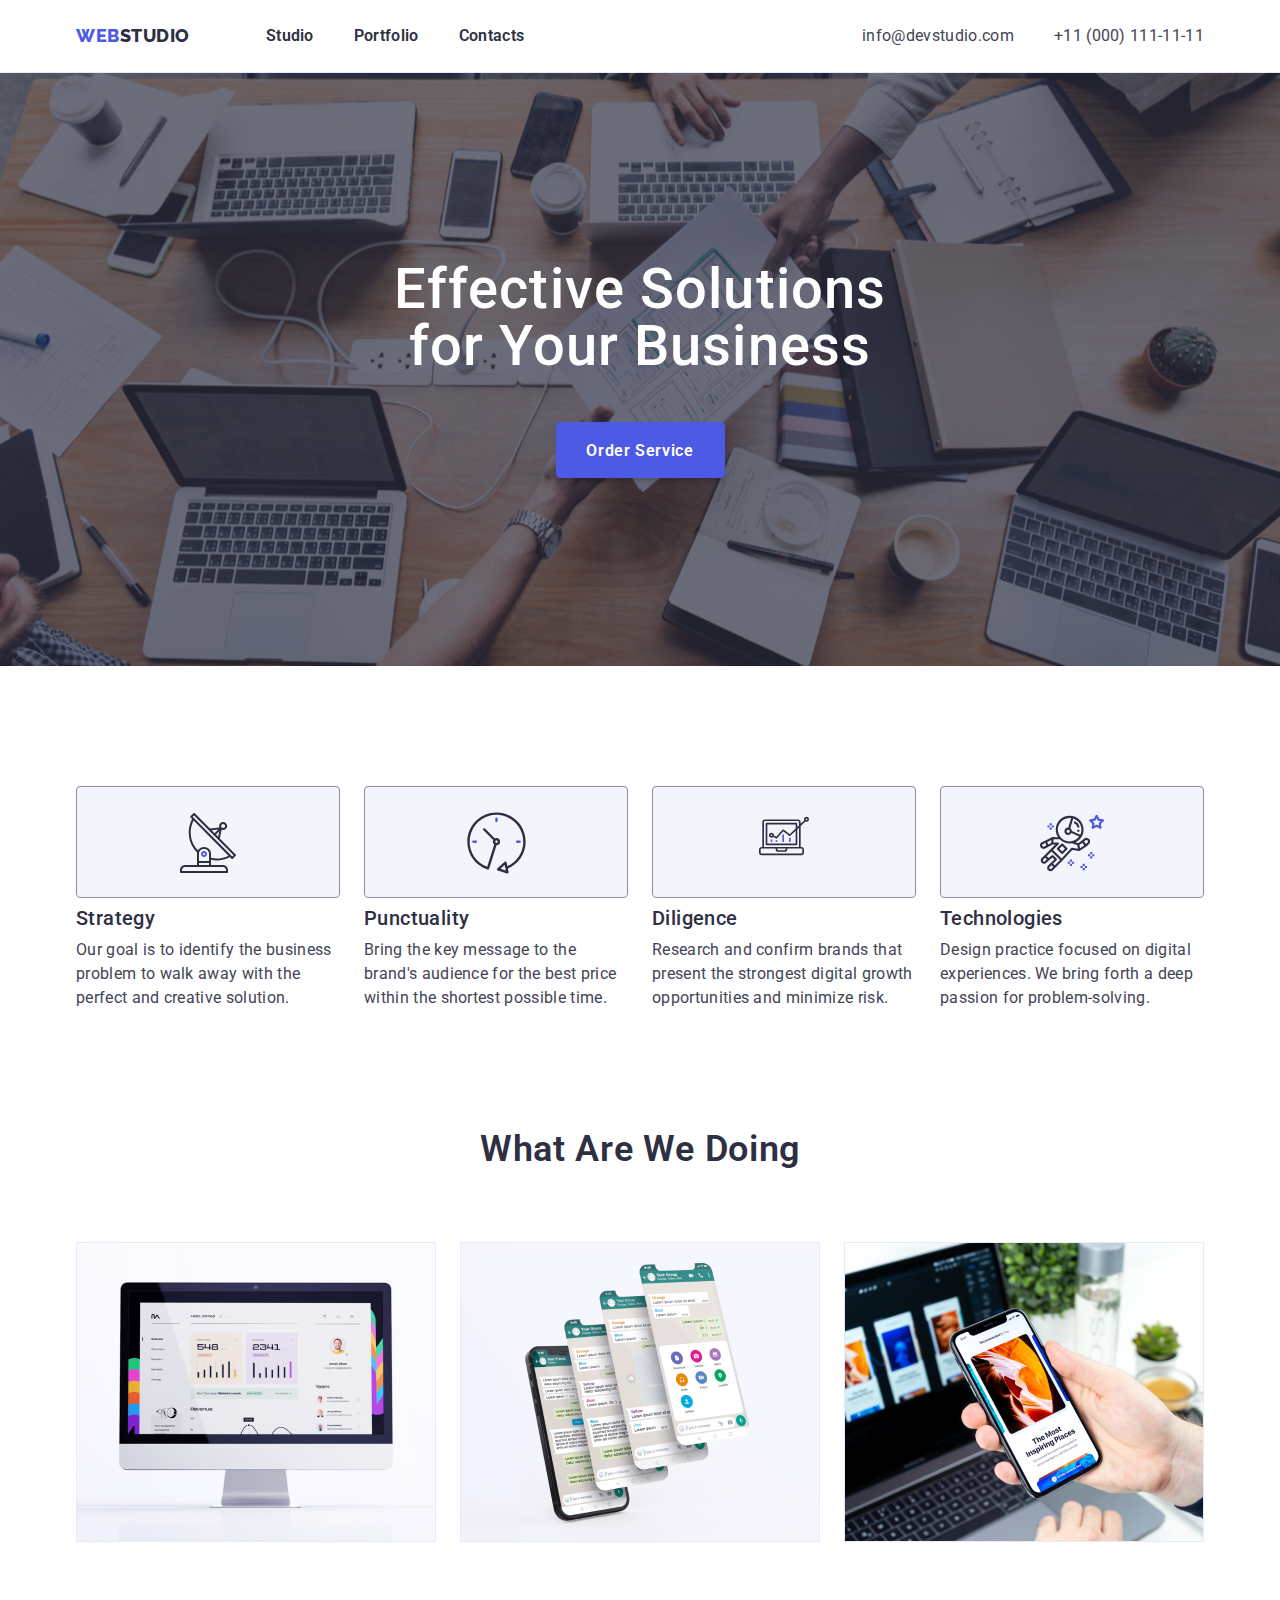
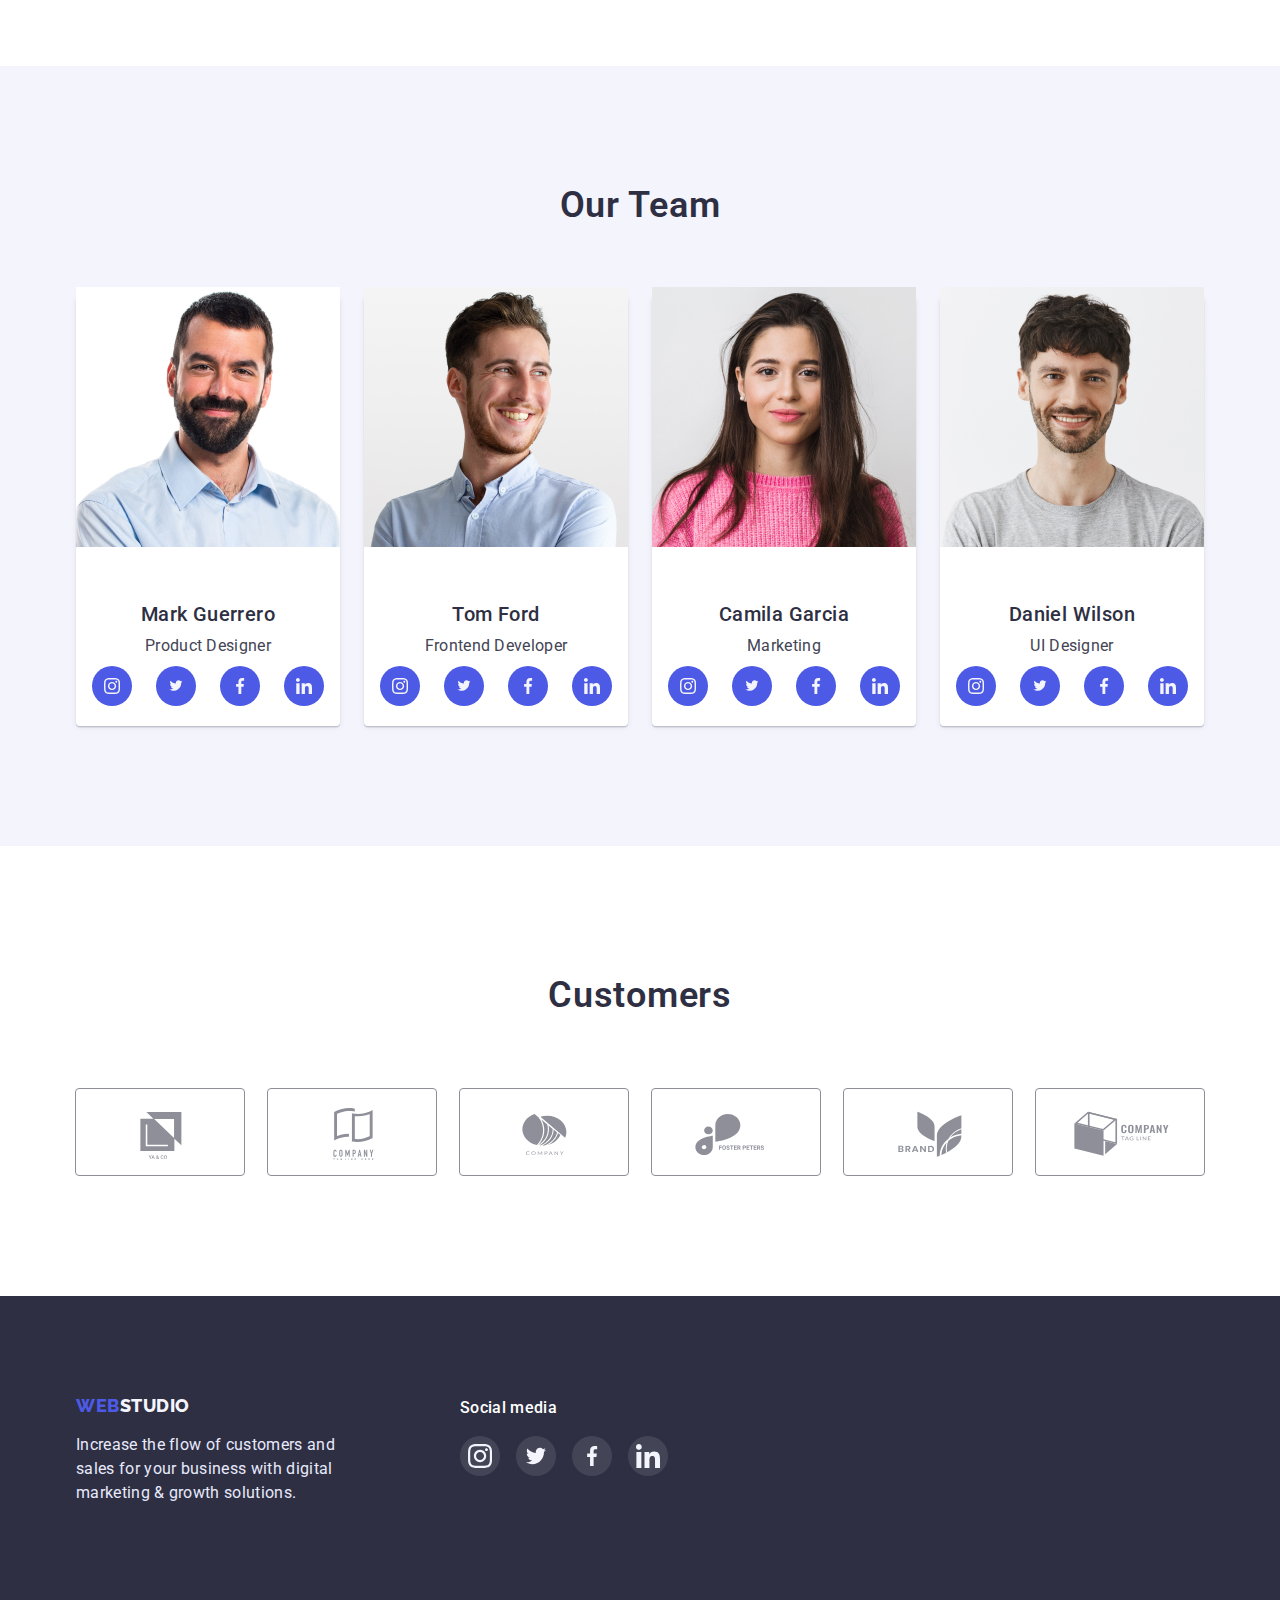
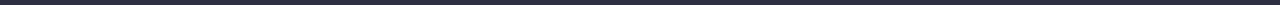
<file: index.html>
<!DOCTYPE html>
<html lang="en">
  <head>
    <meta charset="UTF-8" />
    <meta http-equiv="X-UA-Compatible" content="IE=edge" />
    <meta name="viewport" content="width=device-width, initial-scale=1.0" />
    <title>Document</title>
    <link
      href="https://fonts.googleapis.com/css2?family=Montserrat:wght@400;500;600&family=Raleway:wght@400;600;700;800&family=Roboto:wght@400;500;700;900&display=swap"
      rel="stylesheet"
    />
    <link rel="stylesheet" href="https://cdn.jsdelivr.net/npm/modern-normalize@1.1.0/modern-normalize.min.css">
    <link rel="stylesheet" href="./css/style.css">

  </head>
  <body>
    <!-- Хедер-->
    <header class="header-page">
      <!-- контейнер хедер -->
      <div class="container"> 
        <nav class="header-navigation">
            <a href="/" class="header-logo link">
              <span class="header-logo-web">WEB</span>
              STUDIO
            </a>

          <!-- фільтр -->
          <ul class="header-lists list">
            <li class="header-item">
              <a href="" class="header-link link">Studio</a>
            </li>
            <li class="header-item">
              <a href="portfolio.html" class="header-link link">Portfolio</a>
            </li>
            <li class="header-item">
              <a href="" class="header-link link">Contacts</a>
            </li>
          </ul>
        </nav>
        <!-- контакти тел+імейл -->
          <ul class="header-contacts list">
            <li class="header-contact-item">
              <a href="" class="header-contacts link">info@devstudio.com</a>
            </li>
            <li class="header-contact-item">
              <a href="" class="header-contacts link">+11 (000) 111-11-11</a>
            </li>
          </ul>
      </div>
      
    </header>
    
     <!-- Основна частина-->
    <main>
      <!-- Секція 1 з кнопкою-->
      <section class="page-button-order">
            <div class="container"> 
              <h1 class="page-button-title">Effective Solutions for Your Business</h1>
                <button type="button" class="page-button-order-service">Order Service</button>
            </div>
      </section>
      <!-- Секція 2 Принципи компанії-->
      <section class="principles">
        <div class="container">
          <ul class="principles-container list">
            <li class="principles-wrap">
              <div class="principles-icons-background"> 
                <svg class="principles-icons" Width="60" Height="64">
                  <use href="./image/symbol-defs.svg#icon-antenna-1"> 
                  </use>
                </svg>
              </div>
                <h2 class="title">Strategy</h2>
                <p class="text-title">
                  Our goal is to identify the business problem to walk away with the
                  perfect and creative solution.
                </p>
              
            </li>

            <li class="principles-wrap">
               <div class="principles-icons-background"> 
                  <svg class="principles-icons" Width="61" Height="64">
                    <use href="./image/symbol-defs.svg#icon-clock-1"> 
                    </use>
                  </svg>
               </div>
              <h3 class="title">Punctuality</h3>
              <p class="text-title">
                Bring the key message to the brand's audience for the best price
                within the shortest possible time.
              </p>
            </li>

            <li class="principles-wrap">
              <div class="principles-icons-background"> 
                  <svg class="principles-icons" Width="64" Height="50">
                    <use href="./image/symbol-defs.svg#icon-diagram-1"> 
                    </use>
                  </svg>
              </div>
              <h3 class="title">Diligence</h3>
              <p class="text-title">
                Research and confirm brands that present the strongest digital
                growth opportunities and minimize risk.
              </p>
            </li>

            <li class="principles-wrap">
               <div class="principles-icons-background"> 
                  <svg class="principles-icons" Width="64" Height="64">
                    <use href="./image/symbol-defs.svg#icon-astronaut-1"> 
                    </use>
                  </svg>
               </div>
              <h3 class="title">Technologies</h3>
              <p class="text-title">
                Design practice focused on digital experiences. We bring forth a
                deep passion for problem-solving.
              </p>
            </li>
          </ul>
        </div>  
      </section>

      <!-- Секція 3 Напрямки роботи компанії-->
      <section class="doing">
        <div class="container"> 
          <h2 class="title-section">What are we doing</h2>
          <ul class="doing-wrap list">
            <li>
              <img
                src="./image/image1.jpg"
                alt="computer"
                width="360"
                height="300"
              />
            </li>
            <li>
              <img
                src="./image/image2.jpg"
                alt="phone-group"
                width="360"
                height="300"
              />
            </li>
            <li>
              <img
                src="./image/image3.jpg"
                alt="phone-recommended"
                width="360"
                height="300"
              />
            </li>
          </ul>
        </div>
      </section>

      <!-- Секція 4 Команда компанії-->
      <section class="team">
        <div class="container"> 
            <h2 class="title-section">Our Team</h2>
            <ul class="team-wrap-list list">
              <li class="team-wrap list">
                <img
                  src="./image/Mark-Guerrero.jpg"
                  alt="photo-Mark-Guerrero"
                  width="264"
                  height="260"
                />
                  <div class="names-job">
                    <h3 class="name">Mark Guerrero</h3>
                    <p class="job">Product Designer</p>
                    <!-- список іконок svg -->
                    <ul class="team-contacts list">
                      <li class="team-contacts-item">
                        <a href="" class="team-contacts-link link"> 
                          <svg class="team-contacts-icons" Width="16" Height="16">
                            <use href="./image/symbol-defs.svg#icon-instagram-2"> 
                            </use>
                          </svg>
                        </a>
                      </li>

                      <li class="team-contacts-item">
                        <a href="" class="team-contacts-link link"> 
                          <svg class="team-contacts-icons" Width="16" Height="13">
                            <use href="./image/symbol-defs.svg#icon-twitter-1"> 
                            </use>
                          </svg>
                        </a>
                      </li>

                      <li class="team-contacts-item">
                        <a href="" class="team-contacts-link link"> 
                          <svg class="team-contacts-icons" Width="16" Height="16">
                            <use href="./image/symbol-defs.svg#icon-facebook-1"> 
                            </use>
                          </svg>
                        </a>
                      </li>

                      <li class="team-contacts-item">
                        <a href="" class="team-contacts-link link">
                          <svg class="team-contacts-icons" Width="16" Height="16">
                            <use href="./image/symbol-defs.svg#icon-linkedin-1"> 
                            </use>
                          </svg>
                        </a> 
                      </li>
                    </ul>
                </div>
              </li>

              <li class="team-wrap list">
                <img
                  src="./image/Tom-Ford.jpg"
                  alt="photo-Tom-Ford"
                  width="264"
                  height="260"
                />
                    
                 <div class="names-job">
                    <h3 class="name">Tom Ford</h3>
                    <p class="job">Frontend Developer</p>
                    <!-- список іконок svg -->
                    <ul class="team-contacts list">
                      <li class="team-contacts-item">
                        <a href="" class="team-contacts-link link"> 
                          <svg class="team-contacts-icons" Width="16" Height="16">
                            <use href="./image/symbol-defs.svg#icon-instagram-2"> 
                            </use>
                          </svg>
                        </a>
                      </li>

                      <li class="team-contacts-item">
                        <a href="" class="team-contacts-link link"> 
                          <svg class="team-contacts-icons" Width="16" Height="13">
                            <use href="./image/symbol-defs.svg#icon-twitter-1"> 
                            </use>
                          </svg>
                        </a>
                      </li>

                      <li class="team-contacts-item">
                        <a href="" class="team-contacts-link link"> 
                          <svg class="team-contacts-icons" Width="16" Height="16">
                            <use href="./image/symbol-defs.svg#icon-facebook-1"> 
                            </use>
                          </svg>
                        </a>
                      </li>

                      <li class="team-contacts-item">
                        <a href="" class="team-contacts-link link">
                          <svg class="team-contacts-icons" Width="16" Height="16">
                            <use href="./image/symbol-defs.svg#icon-linkedin-1"> 
                            </use>
                          </svg>
                        </a> 
                      </li>
                    </ul>
                  </div>
              </li>

              <li class="team-wrap list">
                <img
                  src="./image/Camila-Garcia.jpg"
                  alt="photo-Camila-Garcia"
                  width="264"
                  height="260"
                />
                   <div class="names-job">
                      <h3 class="name">Camila Garcia</h3>
                      <p class="job">Marketing</p>
                    <!-- список іконок svg -->
                    <ul class="team-contacts list">
                      <li class="team-contacts-item">
                        <a href="" class="team-contacts-link link"> 
                          <svg class="team-contacts-icons" Width="16" Height="16">
                            <use href="./image/symbol-defs.svg#icon-instagram-2"> 
                            </use>
                          </svg>
                        </a>
                      </li>

                      <li class="team-contacts-item">
                        <a href="" class="team-contacts-link link"> 
                          <svg class="team-contacts-icons" Width="16" Height="13">
                            <use href="./image/symbol-defs.svg#icon-twitter-1"> 
                            </use>
                          </svg>
                        </a>
                      </li>

                      <li class="team-contacts-item">
                        <a href="" class="team-contacts-link link"> 
                          <svg class="team-contacts-icons" Width="16" Height="16">
                            <use href="./image/symbol-defs.svg#icon-facebook-1"> 
                            </use>
                          </svg>
                        </a>
                      </li>

                      <li class="team-contacts-item">
                        <a href="" class="team-contacts-link link">
                          <svg class="team-contacts-icons" Width="16" Height="16">
                            <use href="./image/symbol-defs.svg#icon-linkedin-1"> 
                            </use>
                          </svg>
                        </a> 
                      </li>
                    </ul>
                   </div>
              </li>

              <li class="team-wrap list">
                <img
                  src="./image/Daniel-Wilson.jpg"
                  alt="photo-Daniel-Wilson"
                  width="264"
                  height="260"
                />
                    <div class="names-job">
                      <h3 class="name">Daniel Wilson</h3>
                      <p class="job">UI Designer</p>

                    <!-- список іконок svg -->
                    <ul class="team-contacts list">
                      <li class="team-contacts-item">
                        <a href="" class="team-contacts-link link"> 
                          <svg class="team-contacts-icons" Width="16" Height="16">
                            <use href="./image/symbol-defs.svg#icon-instagram-2"> 
                            </use>
                          </svg>
                        </a>
                      </li>

                      <li class="team-contacts-item">
                        <a href="" class="team-contacts-link link"> 
                          <svg class="team-contacts-icons" Width="16" Height="13">
                            <use href="./image/symbol-defs.svg#icon-twitter-1"> 
                            </use>
                          </svg>
                        </a>
                      </li>

                      <li class="team-contacts-item">
                        <a href="" class="team-contacts-link link"> 
                          <svg class="team-contacts-icons" Width="16" Height="16">
                            <use href="./image/symbol-defs.svg#icon-facebook-1"> 
                            </use>
                          </svg>
                        </a>
                      </li>

                      <li class="team-contacts-item">
                        <a href="" class="team-contacts-link link">
                          <svg class="team-contacts-icons" Width="16" Height="16">
                            <use href="./image/symbol-defs.svg#icon-linkedin-1"> 
                            </use>
                          </svg>
                        </a> 
                      </li>
                    </ul>
                    </div>
              </li>
            </ul>

          </div>
      </section>


            <!-- Секція 5 Список клієнтів-->
            <section class="customers">
              <div class="container"> 
                  <h2 class="title-section">Customers</h2>
                  <ul class="customers-wrap-list list">
                      <li class="customers-icon list">
                         <a href="" class="customers-icon-link link"> 
                            <svg class="principles-icons" Width="104" Height="56">
                              <use href="./image/symbol-defs.svg#icon-Logo-1"> 
                              </use>
                            </svg>
                        </a>
                      </li>

                      <li class="customers-icon list">
                          <a href="" class="customers-icon-link link">
                            <svg class="principles-icons" Width="104" Height="56">
                              <use href="./image/symbol-defs.svg#icon-Logo-1-1"> 
                              </use>
                            </svg>
                         </a>
                      </li> 

                      <li class="customers-icon list">
                         <a href="" class="customers-icon-link link">
                            <svg class="principles-icons" Width="104" Height="56">
                              <use href="./image/symbol-defs.svg#icon-Logo-2-1"> 
                              </use>
                            </svg>
                         </a>
                      </li>

                      <li class="customers-icon list">
                          <a href="" class="customers-icon-link link">
                            <svg class="principles-icons" Width="104" Height="56">
                              <use href="./image/symbol-defs.svg#icon-Logo-3-1"> 
                              </use>
                            </svg>
                          </a>
                      </li>

                      <li class="customers-icon list">
                         <a href="" class="customers-icon-link link">
                            <svg class="principles-icons" Width="104" Height="56">
                              <use href="./image/symbol-defs.svg#icon-Logo-4-1"> 
                              </use>
                            </svg>
                          </a>
                      </li>

                      <li class="customers-icon list">
                          <a href="" class="customers-icon-link link">
                              <svg class="principles-icons" width="104" height="56">
                                <use href="./image/symbol-defs.svg#icon-Logo-5-1"> 
                                </use>
                              </svg>
                          </a>
                      </li>
                  </ul>
                </div>
            </section>
    </main>
    <!-- Футер (підвал)-->
    <footer class="footer-page">
      <div class="container"> 
          <div class="wrap-footer-logo"> 
            <a href="/" class="footer-logo link">
              <span class="footer-logo-web">WEB</span>
              STUDIO
            </a>
            <p class="text-fotter">
              Increase the flow of customers and sales for your business with digital
              marketing & growth solutions.
            </p>
          </div>

          <div class="wrap-icon-text-fotter"> 
            <h3 class="icon-text-fotter">Social media</h3>
            <ul class="icon-fotter-list list">
                <li class="icon-fotter-item">
                  <a href="" class="icon-fotter-link link"> 
                    <svg class="icon-fotter-icons" Width="24" Height="24">
                      <use href="./image/symbol-defs.svg#icon-instagram-2"> 
                      </use>
                    </svg>
                  </a>
                </li>

                <li class="icon-fotter-item">
                  <a href="" class="icon-fotter-link link"> 
                    <svg class="icon-fotter-icons" Width="24" Height="20">
                      <use href="./image/symbol-defs.svg#icon-twitter-1"> 
                      </use>
                    </svg>
                  </a>
                </li>

                <li class="icon-fotter-item">
                  <a href="" class="icon-fotter-link link"> 
                    <svg class="icon-fotter-icons" Width="20" Height="24">
                      <use href="./image/symbol-defs.svg#icon-facebook-1"> 
                      </use>
                    </svg>
                  </a>
                </li>

                <li class="icon-fotter-item">
                  <a href="" class="icon-fotter-link link"> 
                    <svg class="icon-fotter-icons" Width="24" Height="24">
                      <use href="./image/symbol-defs.svg#icon-linkedin-1"> 
                      </use>
                    </svg>
                  </a>
                </li>
            </ul>
          </div>
      </div>
    </footer>

  </body>
</html>
</file>
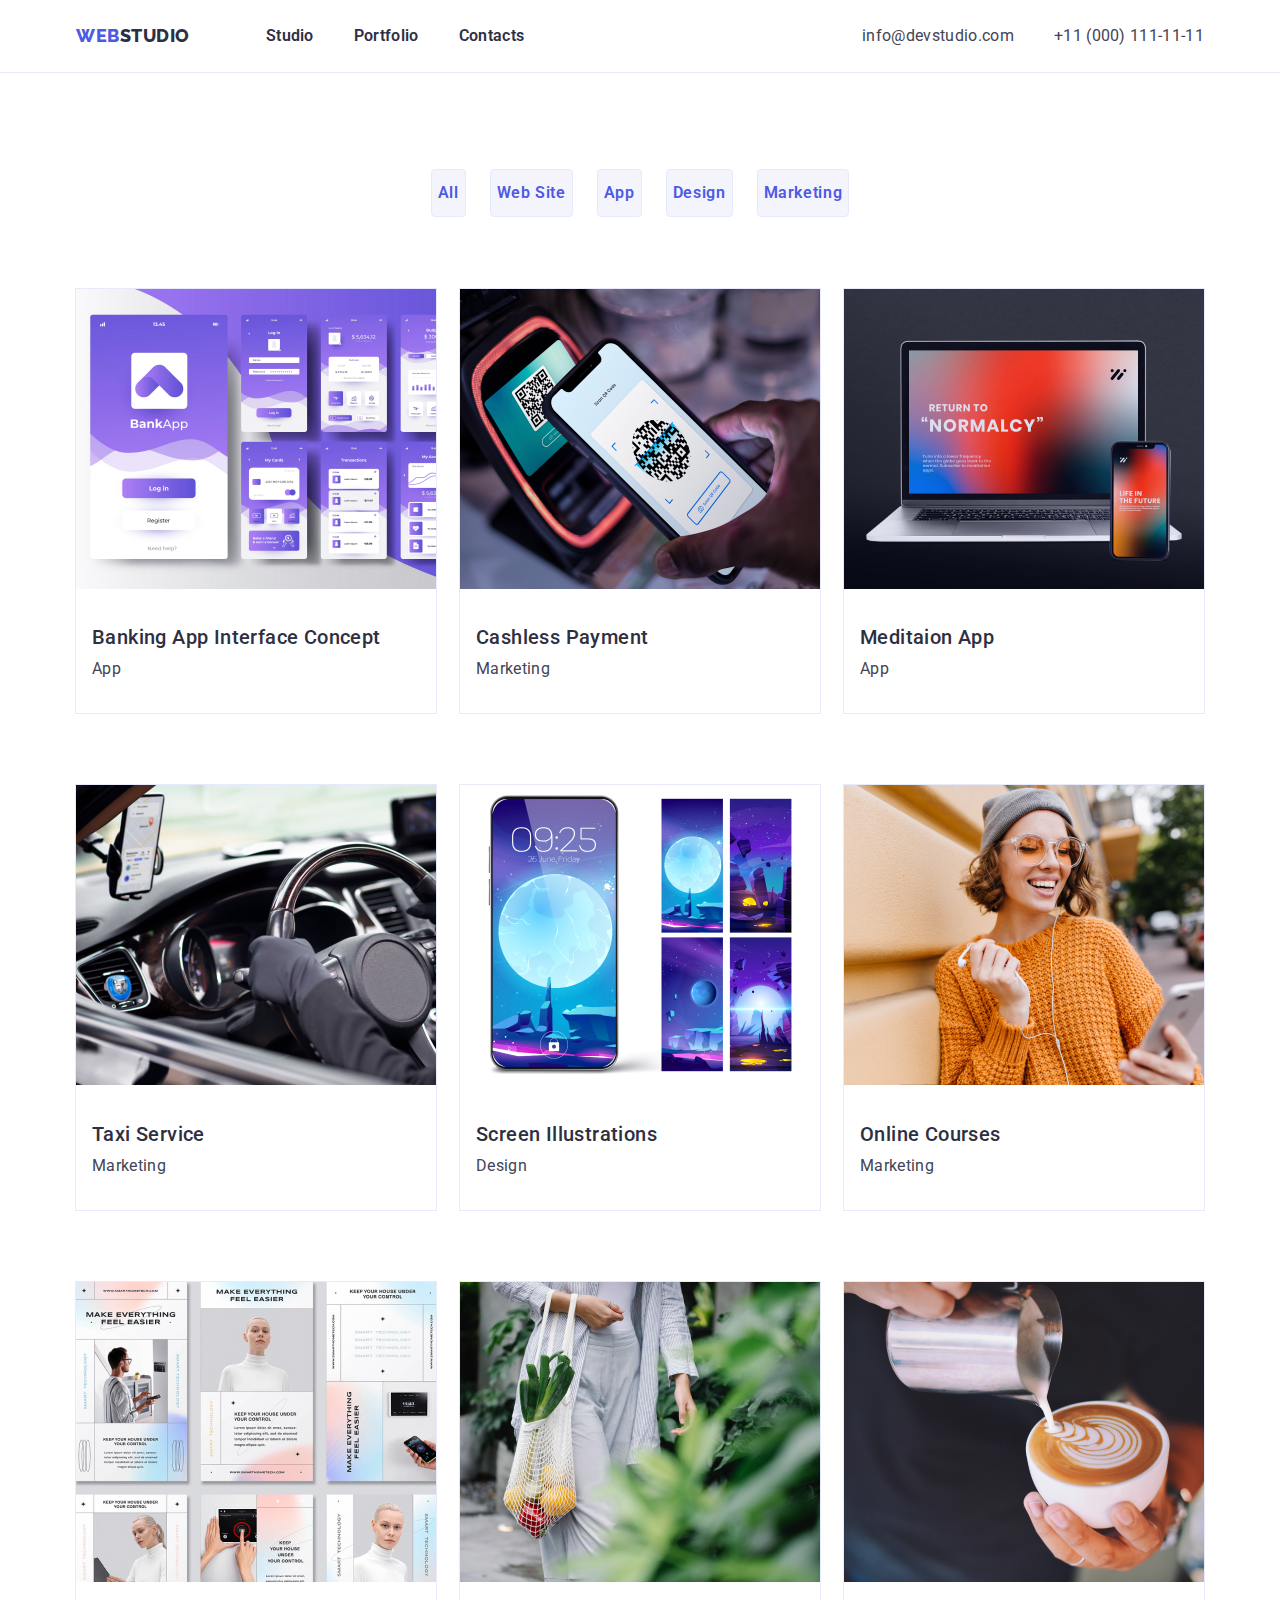
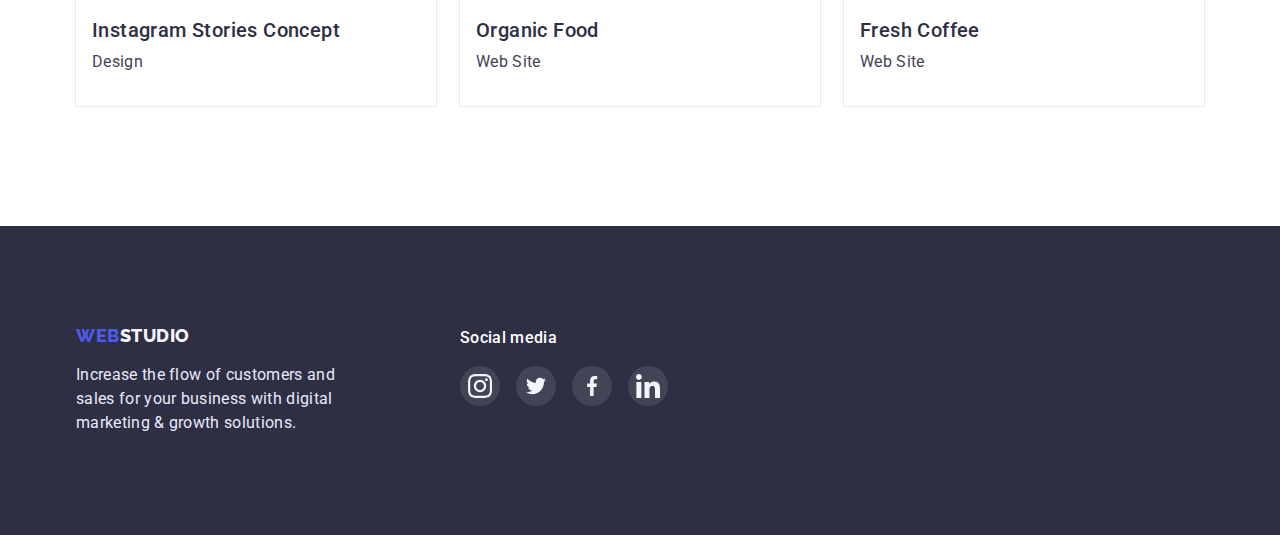
<file: portfolio.html>
<!DOCTYPE html>
<html lang="en">
  <head>
    <meta charset="UTF-8" />
    <meta http-equiv="X-UA-Compatible" content="IE=edge" />
    <meta name="viewport" content="width=device-width, initial-scale=1.0" />
    <title>Document</title>
    <link
      href="https://fonts.googleapis.com/css2?family=Montserrat:wght@400;500;600&family=Raleway:wght@400;600;700;800&family=Roboto:wght@400;500;700;900&display=swap"
      rel="stylesheet"
    />
    <link rel="stylesheet" href="https://cdn.jsdelivr.net/npm/modern-normalize@1.1.0/modern-normalize.min.css">
    <link rel="stylesheet" href="./css/style.css"/>
  </head>
  <body class="body">
    <!-- Шапка -->
    <header class="header-page">
      <!-- контейнер хедер -->
      <div class="container"> 
          <nav class="header-navigation">
            <a href="/" class="header-logo link">
              <span class="header-logo-web">WEB</span>
              STUDIO
            </a>
          <!-- фільтр студія, портфоліо, контакти-->
                <ul class="header-lists list">
            <li class="header-item">
              <a href="index.html" class="header-link link">Studio</a>
            </li>
            <li class="header-item">
              <a href="portfolio.html" class="header-link link">Portfolio</a>
            </li>
            <li class="header-item">
              <a href="" class="header-link link">Contacts</a>
            </li>
          </ul>
        </nav>
        <!-- контакти тел+імейл -->
        <ul class="header-contacts list">
          <li class="header-contact-item">
            <a href="" class="header-contacts link">info@devstudio.com</a>
          </li>
          <li class="header-contact-item">
            <a href="" class="header-contacts link">+11 (000) 111-11-11</a>
          </li>
        </ul>
      </div>
    </header>
    <!-- Основна частина-->
    <main>

      <!-- Секція 1 портфоліо-->
      <section class="portfolio-container">
        <div class="container"> 
            <ul class="button-container list">
              <li class="button-item">
                <button type="button" class="button-name">All</button>
              </li>
              <li class="button-item">
                <button type="button" class="button-name">Web Site</button>
              </li>
              <li class="button-item">
                <button type="button" class="button-name">App</button>
              </li>
              <li class="button-item">
                <button type="button" class="button-name">Design</button>
              </li>
              <li class="button-item">
                <button type="button" class="button-name">Marketing</button>
              </li>
            </ul>
          <!-- зображення 9 шт -->

                <ul class="portfolio list">
                  <!-- фото 1 банківський додаток -->
                        <div class="portfolio-wrap">
                          <li class="portfolio-photo">
                            <a href="" class="link">
                              <img
                                src="./image.portfolio/Banking-App.jpg"
                                alt="photo banking app"
                                width="360"
                                height="300"
                              />
                                <div class="portfolio-title-text"> 
                                  <h2 class="portfolio-title">
                                    Banking App Interface Concept
                                  </h2>
                                  <p class="portfolio-text">App</p>
                                </div>
                            </a>
                          </li>
                        </div>

                      <!-- фото 2 безготівковий розрахунок -->
                      <li class="portfolio-photo">
                        <a href="" class="link">
                          <img
                            src="./image.portfolio/Cashless-Payment.jpg"
                            alt="photo Cashless Payment"
                            width="360"
                            height="300"
                          />
                           <div class="portfolio-title-text"> 
                              <h2 class="portfolio-title">Cashless Payment</h2>
                              <p class="portfolio-text">Marketing</p>
                           </div>
                        </a>
                      </li>

                      <!-- фото 3 додаток медитація -->
                      <li class="portfolio-photo">
                        <a href="" class="link">
                          <img
                            src="./image.portfolio/Meditaion-App.jpg"
                            alt="photo Meditaion App"
                            width="360"
                            height="300"
                          />
                            <div class="portfolio-title-text"> 
                              <h2 class="portfolio-title">Meditaion App</h2>
                              <p class="portfolio-text">App</p>
                            </div>
                        </a>
                      </li>

                      <!-- фото 4 сервіс таксі -->
                      <li class="portfolio-photo">
                        <a href="" class="link">
                          <img
                            src="./image.portfolio/Taxi-Service.jpg"
                            alt="photo Taxi Service"
                            width="360"
                            height="300"
                          />
                            <div class="portfolio-title-text"> 
                              <h2 class="portfolio-title">Taxi Service</h2>
                              <p class="portfolio-text">Marketing</p>
                            </div>
                        </a>
                      </li>

                      <!-- фото 5 ілюстраціїї екрану -->
                      <li class="portfolio-photo">
                        <a href="" class="link">
                          <img
                            src="./image.portfolio/Screen-Illustrations.jpg"
                            alt="photo Screen Illustrations"
                            width="360"
                            height="300"
                          />
                            <div class="portfolio-title-text">  
                              <h2 class="portfolio-title">Screen Illustrations</h2>
                              <p class="portfolio-text">Design</p>
                            </div>
                        </a>
                      </li>

                      <!-- фото 6 онлайн курси -->
                      <li class="portfolio-photo">
                        <a href="" class="link">
                          <img
                            src="./image.portfolio/Online-Courses.jpg"
                            alt="photo Online Courses"
                            width="360"
                            height="300"
                          />
                            <div class="portfolio-title-text"> 
                              <h2 class="portfolio-title">Online Courses</h2>
                              <p class="portfolio-text">Marketing</p>
                            </div>
                        </a>
                      </li>

                      <!-- фото 7 інстаграм сторіс -->
                      <li class="portfolio-photo">
                        <a href="" class="link">
                          <img
                            src="./image.portfolio/Instagram-Stories-Concept.jpg"
                            alt="photo Instagram Stories Concept"
                            width="360"
                            height="300"
                          />
                            <div class="portfolio-title-text"> 
                              <h2 class="portfolio-title">
                                Instagram Stories Concept</h2>
                              <p class="portfolio-text">Design</p>
                            </div>
                        </a>
                      </li>

                      <!-- фото 8 органічна їжа -->
                      <li class="portfolio-photo">
                        <a href="" class="link">
                          <img
                            src="./image.portfolio/Organic-Food.jpg"
                            alt="photo Organic Food"
                            width="360"
                            height="300"
                          />
                              <div class="portfolio-title-text"> 
                                <h2 class="portfolio-title">Organic Food</h2>
                                <p class="portfolio-text">Web Site</p>
                              </div>
                        </a>
                      </li>

                      <!-- фото 9 свіжа кава-->
                      <li class="portfolio-photo">
                        <a href="" class="link">
                          <img
                            src="./image.portfolio/Fresh-Coffee.jpg"
                            alt="photo Fresh Coffee"
                            width="360"
                            height="300"
                          />
                            <div class="portfolio-title-text"> 
                              <h2 class="portfolio-title">Fresh Coffee</h2>
                              <p class="portfolio-text">Web Site</p>
                            </div>
                        </a>
                      </li>

                </ul>
      </section>
    </main>

        <!-- Футер (підвал)-->
        <footer class="footer-page">
          <div class="container"> 
              <div class="wrap-footer-logo"> 
                <a href="/" class="footer-logo link">
                  <span class="footer-logo-web">WEB</span>
                  STUDIO
                </a>
                <p class="text-fotter">
                  Increase the flow of customers and sales for your business with digital
                  marketing & growth solutions.
                </p>
              </div>
    
              <div class="wrap-icon-text-fotter"> 
                <h3 class="icon-text-fotter">Social media</h3>
                <ul class="icon-fotter-list list">
                    <li class="icon-fotter-item">
                      <a href="" class="icon-fotter-link link"> 
                        <svg class="icon-fotter-icons" Width="24" Height="24">
                          <use href="./image/symbol-defs.svg#icon-instagram-2"> 
                          </use>
                        </svg>
                      </a>
                    </li>
    
                    <li class="icon-fotter-item">
                      <a href="" class="icon-fotter-link link"> 
                        <svg class="icon-fotter-icons" Width="24" Height="20">
                          <use href="./image/symbol-defs.svg#icon-twitter-1"> 
                          </use>
                        </svg>
                      </a>
                    </li>
    
                    <li class="icon-fotter-item">
                      <a href="" class="icon-fotter-link link"> 
                        <svg class="icon-fotter-icons" Width="20" Height="24">
                          <use href="./image/symbol-defs.svg#icon-facebook-1"> 
                          </use>
                        </svg>
                      </a>
                    </li>
    
                    <li class="icon-fotter-item">
                      <a href="" class="icon-fotter-link link"> 
                        <svg class="icon-fotter-icons" Width="24" Height="24">
                          <use href="./image/symbol-defs.svg#icon-linkedin-1"> 
                          </use>
                        </svg>
                      </a>
                    </li>
                </ul>
              </div>
          </div>
        </footer>
  </body>
</html>
</file>
<file: css/style.css>
body 
{font-family: Roboto, sans-serif;}

.list {
    list-style: none;
}
.link {
    text-decoration: none;
}
/* скидаємо відступи */
ul, 
li {
    margin: 0;
    padding-left: 0;
}

h1, h2, h3, p {
    margin: 0;
}

/* HEADER */
/* 1-а сторінка Основна частина*/
/* 1-а сторінка, Секція 1 з кнопкою- */

/* обмежено межі фону через селектор батька */
.page-button-order {
    background-color: #2E2F42;
    padding-top: 188px;
    padding-bottom: 188px;
    background-image: linear-gradient(
    rgba(46, 47, 66, 0.7),
    rgba(46, 47, 66, 0.7)
    ),
    url('../image/people-office\ 1.jpg');
    background-repeat: no-repeat;
    background-position: center;
    background-size: cover;
    max-width: 1440px;
    margin: 0 auto;

   /* невпевнена */
    
    background-size: 1440px;
} 

.page-button-order-service  {
    font-family: inherit;
    font-weight: 600;
    font-size: 16px;
    line-height: 1.19em;
    display: block;
    align-items: center; 
    letter-spacing: 0.04em;
    color: #FFFFFF;
    background: #4D5AE5;
    box-shadow: 0px 4px 4px rgba(0, 0, 0, 0.15);
    width: 169px;
    height: 56px;
    align-items: center;
    justify-content: center;
    margin: 0 auto;
    border-radius: 4px;
    border: 1px solid #4D5AE5;
}

.page-button-order-service:hover {
    color: #4D5AE5;
    background: #F4F4FD;   
}
.page-button-order-service:focus {
    color: #4D5AE5;
    background: #F4F4FD;
}
.page-button-title {
    font-family: inherit;
    font-weight: 500;
    font-size: 56px;
    line-height: 1.01em;
    letter-spacing: 0.02em;
    color: #FFFFFF;
    margin-bottom: 48px;
    max-width: 494px;
    text-align: center;
    margin: 0 auto;
    margin-bottom: 48px;
}

.header-logo-web {
    font-family: 'Raleway';
    font-weight: 800;
    font-size: 18px;
    line-height: 1.33;
    display: flex;
    align-items: center;
    letter-spacing: 0.03em;
    text-transform: uppercase;
    color: #4D5AE5; 
}
.header-logo {
    font-family: 'Raleway';
    font-weight: 800;
    font-size: 18px;
    line-height: 1.33;
    display: flex;
    align-items: center;
    letter-spacing: 0.03em;
    text-transform: uppercase;
    color: #2E2F42;
    margin-right: 76px;
}
/* Оформлення слів Studio Portfolio Contacts*/
.header-link {
    font-family: inherit;
    font-weight: 600;
    font-size: 16px;
    line-height: 1.5;
    display: flex;
    align-items: center;
    letter-spacing: 0.02em;
    color: #2E2F42;
    padding-bottom: 24px;
    padding-top: 24px; 
}

.header-link:hover {
    color: #4D5AE5;
}

.header-link:focus {
    color: #4D5AE5;
}

/* оформлення контактыв та кнопок меню в рядок */
.header-lists {
    display: flex;
    align-items: center;
    gap: 40px;
}

.header-navigation {
    display: flex;
    align-items: center;
    margin-right: auto;
}

/* селектор нащадка - застосувати до класу контейнер, який міститься в класі хедер-пейдж */
.header-page>.container {
    display: flex;
    align-items: center;
}

/* Оформлення телефону та імейл*/

.header-contacts {
    font-family: inherit;
    font-weight: 400;
    font-size: 16px;
    line-height: 1.5;
    letter-spacing: 0.02em;
    display: flex;
    align-items: center;
    color:#434455;
    gap: 40px;
}
/* 1-а сторінка, 
Секція 2 Принципи компанії */

.principles-container {
    gap: 24px;
}
.principles-wrap {
    width: 264px;
}

.principles-icons-background {
    width: 264px;
    height: 112px;
    background: #F4F4FD;
    border-radius: 4px;
    display: block;
    margin-bottom: 8px;
    text-align: center;
    padding-top: 24px;
    border: 1px solid #8E8F99;
} 

.principles {
    padding-top: 120px;
    padding-bottom: 120px;
}
.title {
    font-family: inherit;
    font-weight: 500;
    font-size: 20px;
    line-height: 24px;
    letter-spacing: 0.02em;
    color: #2E2F42;
}

.team {
    padding-bottom: 120px;
    padding-top: 120px;
    background: #F4F4FD;
}
.text-title {
    font-family: inherit;
    font-weight: 400;
    font-size: 16px;
    line-height: 1.5em;
    letter-spacing: 0.02em;
    color: #434455;
    margin-top: 8px;
}

/* 1-а сторінка заголовки секцій 
наша робота, наша команда*/
.title-section {
    font-family: inherit;
    font-weight: 600;
    font-size: 36px;
    line-height: 1.11em;
    text-align: center;
    letter-spacing: 0.02em;
    text-transform: capitalize;
    color: #2E2F42;
    margin-bottom: 72px;
}
/* ставимо картинки в ряд */

 .list { 
    display: flex;
}


/* 1-а сторінка, 
Секція 4 Команда компанії
імена, професія */
.team-wrap-list {
display: flex;
gap: 24px;
}
.team-wrap {
    background-color: #FFFFFF;
    display: flex;
    flex-direction: column;
    align-items: center;
    justify-content: center;
    width: 264px;
    height: 428px;
    gap: 24px;
    box-shadow: 
    0px 1px 6px rgba(46, 47, 66, 0.08), 
    0px 1px 1px rgba(46, 47, 66, 0.16), 
    0px 2px 1px rgba(46, 47, 66, 0.08);
    border-radius: 0px 0px 4px 4px;
}
.names-job {
    margin-top: 32px;
    padding-bottom: 32px;
}
.name {
    font-family: inherit;
    font-weight: 500;
    font-size: 20px;
    line-height: 1,2em;
    text-align: center;
    letter-spacing: 0.02em;
    color: #2E2F42;
    margin-bottom: 8px;
}
.job {
    font-family: inherit;
    font-weight: 400;
    font-size: 16px;
    line-height: 1.5em;
    text-align: center;
    letter-spacing: 0.02em;
    color: #434455;
}

.doing {
padding-bottom: 120px; 
}

.doing-wrap {
    gap: 24px;
}

/* <!-- список іконок svg --> */
.team-contacts {
display: flex;
justify-content: center;
gap: 24px;
}

/* елементи в списку контактів */
.team-contacts-item {
width: 40px;
height: 40px;
margin-top: 8px;
}
/* посилання на іконки */
.team-contacts-link {
    width: 100%;
    height: 100%;
    background-color: #4D5AE5;
    border-radius: 50%;
    display: flex;
    align-items: center;
    justify-content: center;
} 

/* 1-а сторінка, 
Секція 5 Клієнти компанії
імена, професія */
.customers {
    padding-bottom: 120px;
    padding-top: 130px; 
}

.customers-wrap-list{
display: flex;
gap: 24px;
}

.customers-icon {

    width: 168px;
    height: 88px;
    box-sizing: border-box;
    justify-content: center;
    text-align: center;
}
.customers-icon-link {
    justify-content: center;
    text-align: center;
    padding-top: 16px;
    padding-bottom: 16px;
    padding-left: 32px;
    padding-right: 32px;
    border: 1px solid #8E8F99;
    border-radius: 4px;}

.customers-wrap-list:not(:last-child) {
    margin-right: 24px;
}

.customers-icon-link:hover{
    border-color: #4D5AE5;
}

.customers-icon-link:focus{
    border-color: #4D5AE5;
}

.principles-icons{
    fill: #8E8F99;
}
.customers-icon-link:hover .principles-icons {
    fill: #4D5AE5;
}

.customers-icon-link:focus .principles-icons {
    fill: #4D5AE5;
}
/* 2-а сторінка */

/* оформлення кнопок 2-а сторінка портфоліо
all, web-site, app, design, marketing*/
.header-page { 
   border-bottom: 1px solid #E7E9FC; 
}

.button-container {
    display: flex;
    justify-content: center;
}

.button-item {
    padding-right: 24px;
}

.button-item:last-child {
    padding-right: 0px;
}
.button-name
 {  font-family: inherit;
    font-weight: 600;
    font-size: 16px;
    line-height: 1.5;
    align-items: center;
    text-align: center;
    letter-spacing: 0.04em;
    color: #4D5AE5;
    background: #F4F4FD;
    height: 48px;
    padding: 12px, 24px, 12px, 24px;
    border: 1px solid #E7E9FC;
    border-radius: 4px;
}

.button-name:hover 
{color: #FFFFFF;background: #404BBF;}

.button-name:focus 
{color: #FFFFFF; background: #404BBF;} 

/* PORTFOLIO*/

.portfolio-wrap {
    width: 360px;
    height: 420px;
}


.portfolio-container {
padding-top: 96px;
padding-bottom: 120px;
}
.portfolio {
display: flex;
flex-wrap: wrap;
gap: 24px;
margin-top: 72px;
}

.portfolio-photo:nth-child(3n) 
{
    margin-right: 0;
}

.portfolio-photo {
    display: flex;
    margin-bottom: 48px;
    outline: 1px solid #E7E9FC;
}

.portfolio-photo:nth-last-child(-n + 3)
{margin-bottom: 0;}

.portfolio-photo:hover {
    box-shadow: 0px 1px 6px
     rgba(46, 47, 66, 0.08), 0px 1px 1px
     rgba(46, 47, 66, 0.16), 0px 2px 1px
     rgba(46, 47, 66, 0.08);
}

.portfolio-photo:focus {
    box-shadow: 0px 1px 6px
     rgba(46, 47, 66, 0.08), 0px 1px 1px
     rgba(46, 47, 66, 0.16), 0px 2px 1px
     rgba(46, 47, 66, 0.08);
}

.portfolio-title-text {
    padding-top: 32px;
    padding-bottom: 32px;
    padding-left: 16px;
}
.portfolio-title 
{   font-family: inherit;
    font-weight: 500;
    font-size: 20px;
    line-height: 1.2em;
    letter-spacing: 0.02em;
    color: #2E2F42;
    margin-bottom: 8px;
}
.portfolio-text 
{
    font-family: inherit;
    font-weight: 400;
    font-size: 16px;
    line-height: 1.5em;
    letter-spacing: 0.02em;
    color: #434455;
}

/* псевдоклас маржин за винятком кожного 3-го елементу */

/* ФУТЕР */
.footer-page {
    background-color:  #2E2F42;
    padding-top: 100px;
    padding-bottom: 100px;
}
.footer-logo {
    font-family: Raleway;
    font-weight: 800;
    font-size: 18px;
    line-height: 1.16em;
    display: flex;
    align-items: center;
    letter-spacing: 0.03em;
    text-transform: uppercase;
    color: #F4F4FD;
}

.footer-logo-web {
    font-family: Raleway;
    font-weight: 800;
    font-size: 18px;
    line-height: 1.16em;
    display: flex;
    align-items: center;
    letter-spacing: 0.03em;
    text-transform: uppercase;
    color: #4D5AE5;
} 

 .footer-page > .container {
    display: flex;
}

.wrap-icon-text-fotter {
display: block;
width: 208px;
height: 80px;
margin-left: 120px;
}

.text-fotter {
   font-family: inherit;
   font-weight: 400;
   font-size: 16px;
   line-height: 1.5em;
   letter-spacing: 0.02em;
   color: #E7E9FC;
   max-width: 264px;
   margin-top: 16px;
}

.icon-text-fotter {
    font-weight: inherit;
    font-weight: 500;
    font-size: 16px;
    line-height: 1.5em;
    letter-spacing: 0.02em;
    color: #FFFFFF;
    margin-bottom: 16px;
}

.icon-fotter-list{
    display: flex;
    justify-content: center;
    gap: 16px;
}
.icon-fotter-item {
    width: 40px;
    height: 40px;
}

.icon-fotter-link {
    width: 100%;
    height: 100%;
    border-radius: 50%;
    background: rgba(255, 255, 255, 0.1);;
    display: flex;
    align-items: center;
    justify-content: center;
}

.icon-fotter-link:hover{
    background: #31D0AA;
}
/* БЛОКОВІ МОДЕЛІ */
/* ШИРИНА КОНТЕЙНЕРУ оригінал 1158+30 додатковий падінг */
.container {
width: 1158px; 
padding-left: 15px;
padding-right: 15px;
margin-left: auto;
margin-right: auto;
}

/* outline: 1px solid red */
</file>
